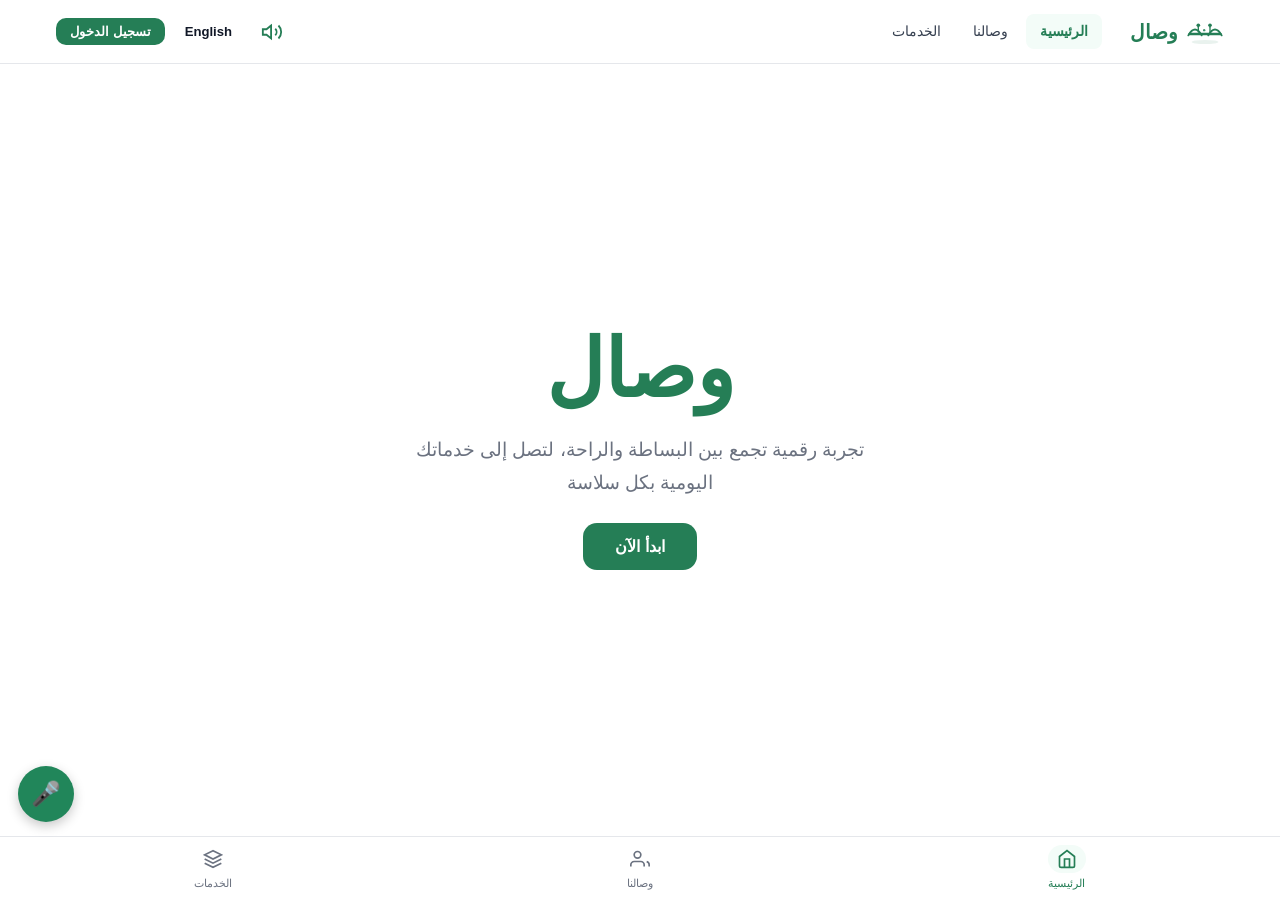
<file: index.html>
<!DOCTYPE html>
<html lang="ar" dir="rtl">
<head>
  <meta charset="UTF-8">
  <meta name="viewport" content="width=device-width, initial-scale=1.0">
  <title>وصال</title>
  <link rel="stylesheet" href="./css/style.css">
</head>
<body data-page="home">
  <div id="layout-header"></div>

  <main class="main-content">
    <div id="page-root"></div>
  </main>

  <div id="layout-bottom-nav"></div>
  <script src="./js/config.js"></script>
  <script src="./js/translations.js"></script>
  <script src="./js/api.js"></script>
  <script src="./js/layout.js"></script>
  <script>
    window.addEventListener("layout-ready", function () {
      document.getElementById("page-root").innerHTML = `
        <div class="home-hero fade-in">
          <h1 class="home-title">${T("app.name")}</h1>
          <p class="home-tagline">${T("app.tagline")}</p>
          <a href="./login.html">
            <button class="btn btn-primary btn-lg" onclick="speak(T('app.voice_welcome'))">
              ${T("app.get_started")}
            </button>
          </a>
        </div>`;
      speak(T("app.voice_welcome"));
    });
  </script>
</body>
</html>
</file>
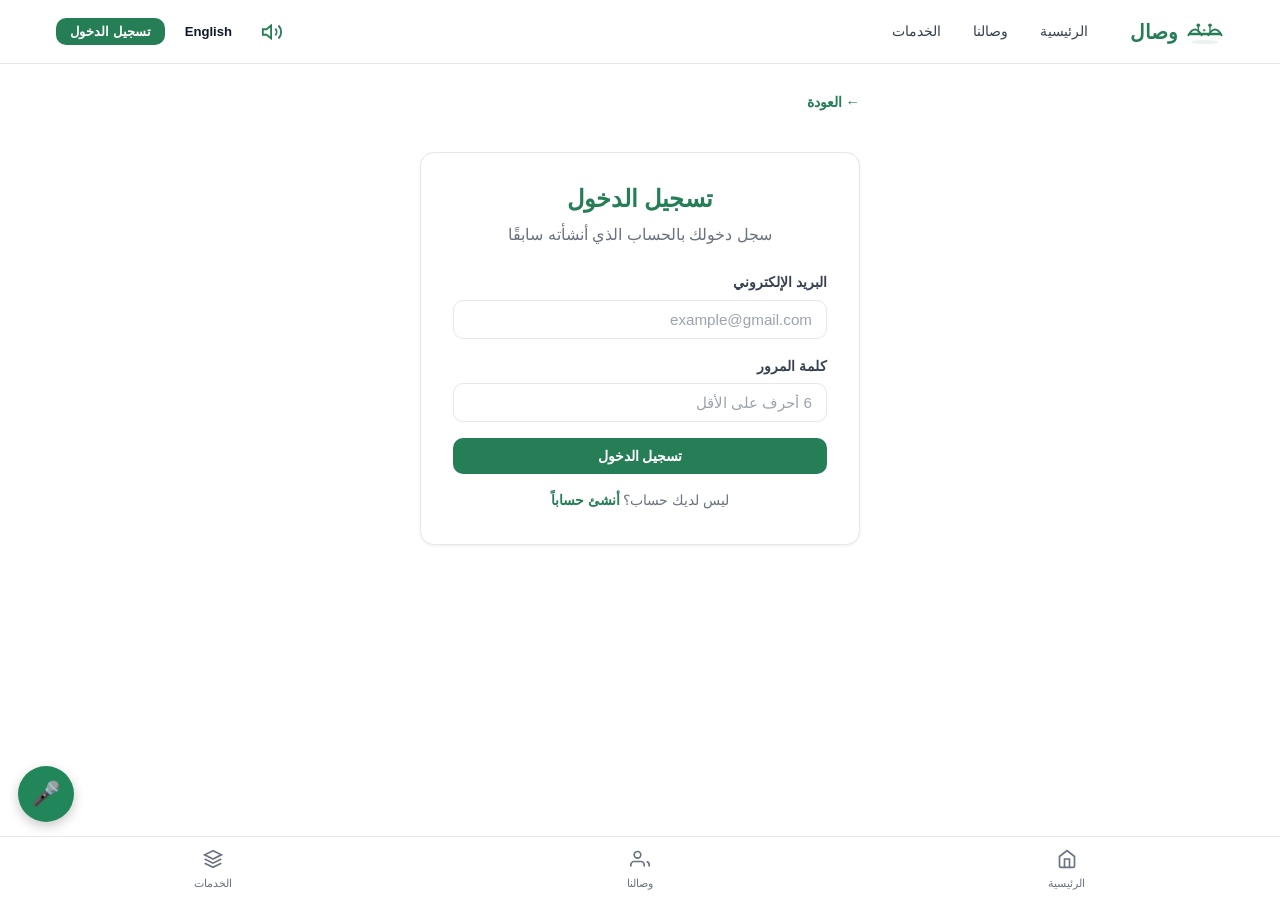
<file: book.html>
<!DOCTYPE html>
<html lang="ar" dir="rtl">
<head>
  <meta charset="UTF-8">
  <meta name="viewport" content="width=device-width, initial-scale=1.0">
  <title>وصال — تفاصيل الحجز</title>
  <link rel="stylesheet" href="./css/style.css">
</head>
<body data-page="services" data-require-auth="true">
  <div id="layout-header"></div>
  <main class="main-content">
    <div id="page-root"></div>
  </main>
  <div id="layout-bottom-nav"></div>
  <div id="toast-container"></div>
  <script src="./js/config.js"></script>
  <script src="./js/translations.js"></script>
  <script src="./js/api.js"></script>
  <script src="./js/layout.js"></script>
  <script>
    let selectedPay = null;
    let selectedService = null;
    let selectedOption = null;
    function showToast(msg, isError) {
      const c = document.getElementById("toast-container");
      const t = document.createElement("div");
      t.className = "toast" + (isError ? " error" : "");
      t.textContent = msg;
      c.appendChild(t);
      setTimeout(() => t.remove(), 3500);
    }
    function selectPay(method) {
      selectedPay = method;
      document.querySelectorAll(".pay-method").forEach(el => {
        el.classList.remove("selected");
      });
      const btn = document.getElementById("pay-" + method);
      if (btn) btn.classList.add("selected");
      const cardFields = document.getElementById("card-fields");
      if (cardFields) {
        cardFields.style.display = method === "card" ? "block" : "none";
      }
    }
    function formatCard(value) {
      return value
        .replace(/\D/g, "")
        .slice(0, 16)
        .replace(/(.{4})/g, "$1 ")
        .trim();
    }
    function formatExpiry(value) {
      const v = value.replace(/\D/g, "").slice(0, 4);
      return v.length >= 3 ? v.slice(0, 2) + "/" + v.slice(2) : v;
    }
    function renderFields(option) {
      return (option.fields || []).map((field) => {
        const isTime = field === "الوقت";
        const isTextarea = field.includes("تفاصيل") || field.includes("شرح");
        if (isTextarea) {
          return `
            <div class="form-group">
              <label>${field} <span class="required">*</span></label>
              <textarea class="input booking-field" data-label="${field}" placeholder="اكتب ${field}" required></textarea>
            </div>
          `;
        }
        return `
          <div class="form-group">
            <label>${field} <span class="required">*</span></label>
            <input class="input booking-field" data-label="${field}" type="${isTime ? "time" : "text"}" placeholder="أدخل ${field}" required>
          </div>
        `;
      }).join("");
    }
    function renderMapButton(option) {
      const fieldsText = (option.fields || []).join(" ");
      const needsMap =
        fieldsText.includes("موقع") ||
        fieldsText.includes("الموقع") ||
        fieldsText.includes("وجهة") ||
        fieldsText.includes("الوجهة") ||
        fieldsText.includes("المنزل");
      if (!needsMap) return "";
      return `
        <div class="form-group">
          <a href="./map.html" class="btn btn-outline btn-full">
            🗺️ فتح الخريطة لتحديد الموقع
          </a>
        </div>
        <p class="text-muted text-sm" style="margin-bottom:15px">
          يمكنك تحديد البداية والوجهة من الخريطة، وسيتم حفظها داخل الطلب.
        </p>
      `;
    }
    function renderSavedMapInfo() {
      const startLocation = JSON.parse(localStorage.getItem("startLocation"));
      const destinationLocation = JSON.parse(localStorage.getItem("destinationLocation"));
      if (!startLocation && !destinationLocation) return "";
      return `
        <div class="card mb-4" style="background:#f8fafc">
          <h3 class="mb-2">المواقع المحفوظة من الخريطة</h3>
          ${
            startLocation
              ? `<p class="text-muted text-sm">نقطة البداية: ${startLocation.lat.toFixed(5)}, ${startLocation.lng.toFixed(5)}</p>`
              : ""
          }
          ${
            destinationLocation
              ? `<p class="text-muted text-sm">الوجهة: ${destinationLocation.lat.toFixed(5)}, ${destinationLocation.lng.toFixed(5)}</p>`
              : ""
          }
        </div>
      `;
    }
    function renderImage(option) {
      if (!option.imageOptional) return "";
      return `
        <div class="form-group">
          <label>رفع صورة للمشكلة <span class="optional">(اختياري)</span></label>
          <input id="problem-image" class="input" type="file" accept="image/*">
        </div>
      `;
    }
    async function loadBook() {
      const root = document.getElementById("page-root");
      const params = new URLSearchParams(location.search);
      const serviceId = Number(params.get("serviceId"));
      const optionId = Number(params.get("optionId"));
      const services = await API.getServices();
      selectedService = services.find(s => Number(s.id) === serviceId);
      if (!selectedService) {
        root.innerHTML = `
          <div class="empty-state">
            <h2>لم يتم العثور على الخدمة</h2>
            <a href="./services.html" class="btn btn-primary mt-4">العودة للخدمات</a>
          </div>
        `;
        return;
      }
      selectedOption = selectedService.options.find(o => Number(o.id) === optionId);
      if (!selectedOption) {
        root.innerHTML = `
          <div class="empty-state">
            <h2>لم يتم العثور على نوع الخدمة</h2>
            <a href="./service-detail.html?id=${serviceId}" class="btn btn-primary mt-4">العودة</a>
          </div>
        `;
        return;
      }
      root.innerHTML = `
        <div class="fade-in" style="max-width:650px;margin:0 auto">
          <button class="back-btn" onclick="history.back()">← رجوع</button>
          <h1 class="text-primary mb-4">تفاصيل الحجز</h1>
          <div class="card mb-4" style="background:var(--primary-bg);border-color:hsl(153 55% 78%)">
            <p class="text-xs text-muted mb-1">الخدمة المختارة</p>
            <h3>${selectedService.icon} ${selectedService.nameAr} — ${selectedOption.nameAr}</h3>
            <p class="text-muted mt-2">${selectedOption.descriptionAr}</p>
            <div class="flex justify-between items-center mt-3">
              <span class="text-muted text-sm">السعر</span>
              <span style="font-size:1.6rem;font-weight:800;color:var(--primary)">
                ${selectedOption.priceBase}
                <span class="text-muted" style="font-size:.9rem;font-weight:400">ر.س</span>
              </span>
            </div>
          </div>
          ${renderSavedMapInfo()}
          <form id="book-form" onsubmit="handleBook(event)">
            <div class="card mb-4">
              ${renderFields(selectedOption)}
              ${renderMapButton(selectedOption)}
              ${renderImage(selectedOption)}
              <div class="form-group">
                <label>ملاحظات إضافية <span class="optional">(اختياري)</span></label>
                <textarea id="notes" class="input" placeholder="اكتبي أي تفاصيل إضافية"></textarea>
              </div>
            </div>
            <div class="card mb-4">
              <h3 class="mb-3">طريقة الدفع</h3>
              <div class="pay-methods">
                <button type="button" id="pay-card" class="pay-method" onclick="selectPay('card')">💳 بطاقة بنكية</button>
                <button type="button" id="pay-applepay" class="pay-method pay-method-apple" onclick="selectPay('applepay')"> Pay</button>
              </div>
              <div id="card-fields" class="card-fields space-y-4" style="display:none">
                <div class="form-group">
                  <label>رقم البطاقة <span class="required">*</span></label>
                  <input id="card-num" class="input" inputmode="numeric" placeholder="0000 0000 0000 0000" maxlength="19" oninput="this.value=formatCard(this.value)">
                </div>
                <div class="form-grid-2">
                  <div class="form-group">
                    <label>تاريخ الانتهاء <span class="required">*</span></label>
                    <input id="card-exp" class="input" inputmode="numeric" placeholder="MM/YY" maxlength="5" oninput="this.value=formatExpiry(this.value)">
                  </div>
                  <div class="form-group">
                    <label>CVV <span class="required">*</span></label>
                    <input id="card-cvv" class="input" inputmode="numeric" placeholder="000" maxlength="3" oninput="this.value=this.value.replace(/\\D/g,'')">
                  </div>
                </div>
                <div class="form-group">
                  <label>الاسم على البطاقة <span class="required">*</span></label>
                  <input id="card-name" class="input" type="text" placeholder="كما يظهر على البطاقة">
                </div>
              </div>
            </div>
            <button type="submit" id="pay-btn" class="btn btn-primary btn-full btn-lg">
              تأكيد ودفع — ${selectedOption.priceBase} ر.س
            </button>
          </form>
        </div>
      `;
    }
    async function handleBook(e) {
      e.preventDefault();
      if (!selectedPay) {
        showToast("يرجى اختيار طريقة الدفع", true);
        return;
      }
      const fields = Array.from(document.querySelectorAll(".booking-field"));
      const fieldDetails = fields.map(input => `${input.dataset.label}: ${input.value.trim()}`);
      const firstValue = fields[0]?.value.trim() || "";
      const secondValue = fields[1]?.value.trim() || "";
      const timeField = fields.find(input => input.dataset.label === "الوقت");
      const timeValue = timeField ? timeField.value : "";
      const notes = document.getElementById("notes").value.trim();
      const startLocation = JSON.parse(localStorage.getItem("startLocation"));
      const destinationLocation = JSON.parse(localStorage.getItem("destinationLocation"));
      const mapDetails = [
        startLocation
          ? `نقطة البداية من الخريطة: ${startLocation.lat}, ${startLocation.lng}`
          : "",
        destinationLocation
          ? `الوجهة من الخريطة: ${destinationLocation.lat}, ${destinationLocation.lng}`
          : ""
      ].filter(Boolean);
      let imageNote = "";
      const imageInput = document.getElementById("problem-image");
      if (imageInput && imageInput.files && imageInput.files.length > 0) {
        imageNote = `الصورة المرفقة: ${imageInput.files[0].name}`;
      }
      const fullNotes = [
        ...fieldDetails,
        ...mapDetails,
        imageNote,
        notes ? `ملاحظات إضافية: ${notes}` : ""
      ].filter(Boolean).join(" | ");
      try {
        const order = await API.createOrder({
          serviceOptionId: selectedOption.id,
          locationFrom: firstValue,
          locationTo: secondValue,
          scheduledDate: new Date().toISOString().slice(0, 10),
          scheduledTime: timeValue,
          notes: fullNotes,
          additionalFee: null
        });
        await API.confirmOrder(order.id);
        location.href = "./order-detail.html?id=" + order.id;
      } catch (err) {
        showToast("حدث خطأ أثناء تأكيد الحجز", true);
      }
    }
    window.addEventListener("DOMContentLoaded", loadBook);
  </script>
</body>
</html>
</file>
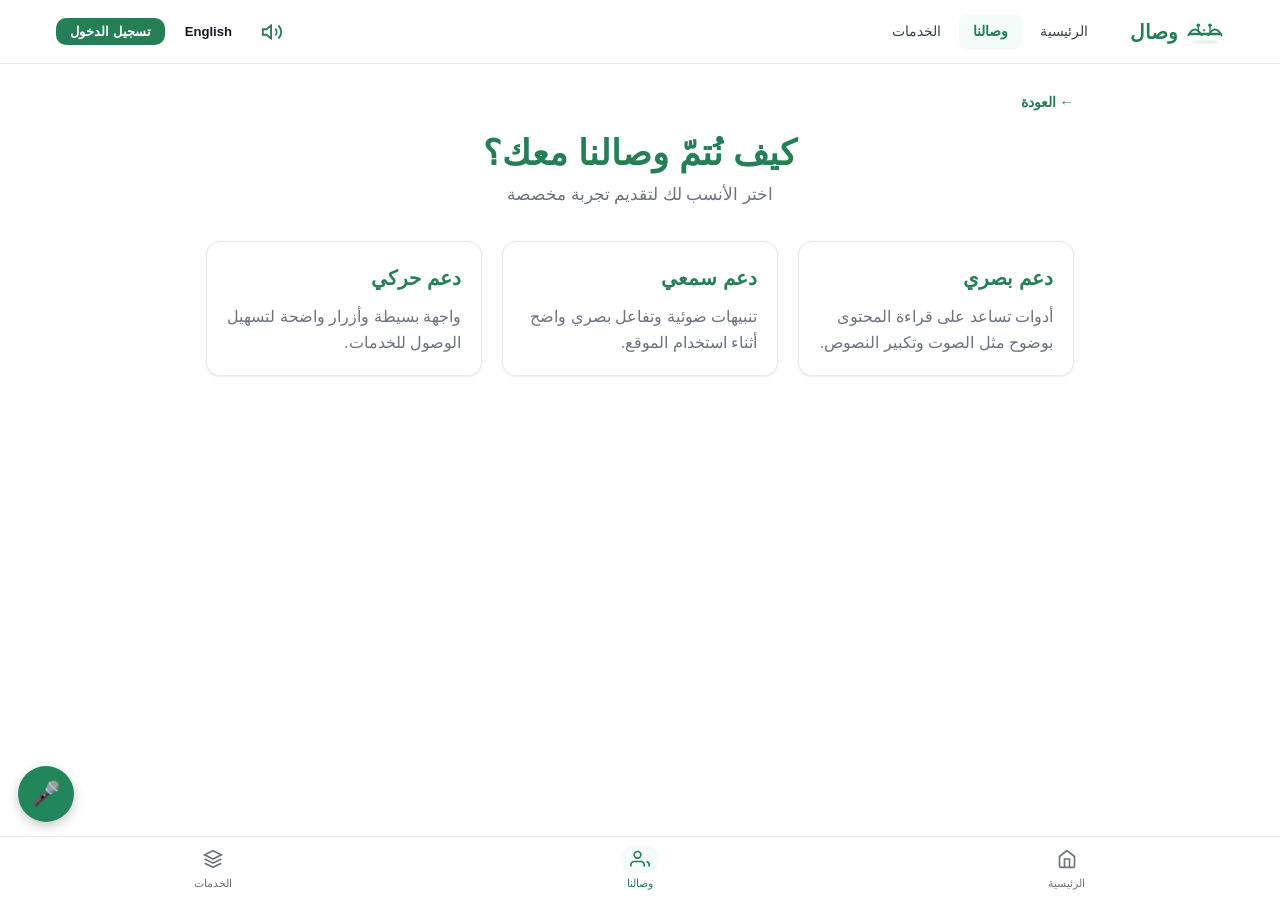
<file: disabilities.html>
<!DOCTYPE html>
<html lang="ar" dir="rtl">
<head>
  <meta charset="UTF-8">
  <meta name="viewport" content="width=device-width, initial-scale=1.0">
  <title>وصال — وصالنا</title>
  <link rel="stylesheet" href="./css/style.css">
</head>
<body data-page="disabilities">
  <div id="layout-header"></div>

  <main class="main-content">
    <div id="page-root"></div>
  </main>

  <div id="layout-bottom-nav"></div>
  <script src="./js/config.js"></script>
  <script src="./js/translations.js"></script>
  <script src="./js/api.js"></script>
  <script src="./js/layout.js"></script>
  <script>
    window.addEventListener("layout-ready", async function () {
      const root = document.getElementById("page-root");
      const list = await API.getDisabilities();
      const lang = localStorage.getItem(Config.KEYS.LANG) || "ar";
      const names = list.map(d => lang === "ar" ? d.nameAr : d.nameEn).join("، ");
      speak(`${T("disability.title")}. ${names}`);

      root.innerHTML = `
        <button class="back-btn" onclick="history.back()">← ${T("common.back")}</button>
        <div class="page-header">
          <h1>${T("disability.title")}</h1>
          <p>${T("disability.subtitle")}</p>
        </div>
        <div class="grid-3 fade-in">
          ${list.map(d => {
            const name = lang === "ar" ? d.nameAr : d.nameEn;
            const desc = lang === "ar" ? d.descriptionAr : d.descriptionEn;
            return `
              <a href="./disability-detail.html?id=${d.id}" class="card-link">
                <div class="card hover" style="height:100%">
                  <h2 class="text-xl font-bold" style="color:var(--primary);margin-bottom:10px">${name}</h2>
                  <p class="text-muted">${desc}</p>
                </div>
              </a>`;
          }).join("")}
        </div>`;
    });
  </script>
</body>
</html>
</file>
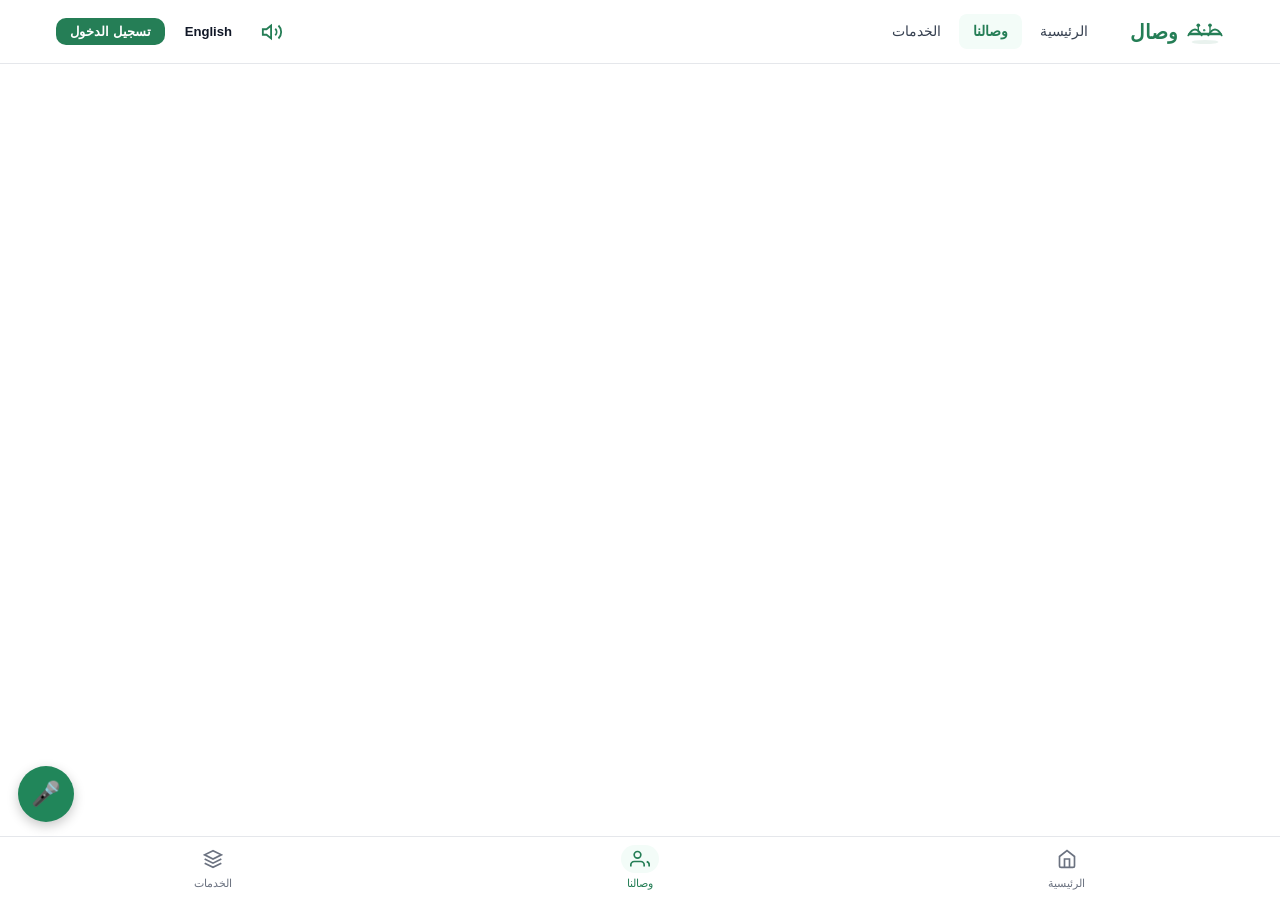
<file: disability-detail.html>
<!DOCTYPE html>
<html lang="ar" dir="rtl">
<head>
  <meta charset="UTF-8">
  <meta name="viewport" content="width=device-width, initial-scale=1.0">
  <title>وصال — تفاصيل</title>
  <link rel="stylesheet" href="./css/style.css">
</head>
<body data-page="disabilities">
  <div id="layout-header"></div>

  <main class="main-content">
    <div id="page-root"></div>
  </main>

  <div id="layout-bottom-nav"></div>
  <script src="./js/config.js"></script>
  <script src="./js/translations.js"></script>
  <script src="./js/api.js"></script>
  <script src="./js/layout.js"></script>
  <script>
    function initHearing() {
      function fire(target) {
        const el = target && target.closest("button, a, [role='button'], input, select");
        if (!el) return;
        const prev = el.style.cssText;
        el.style.transition      = "background-color .08s ease, box-shadow .08s ease";
        el.style.backgroundColor = "hsl(145 55% 72%)";
        el.style.color           = "hsl(153 60% 14%)";
        el.style.boxShadow       = "0 0 0 3px hsl(145 55% 55% / .5)";
        setTimeout(() => { el.style.cssText = prev; }, 400);
      }
      document.addEventListener("mousedown",  e => fire(e.target));
      document.addEventListener("touchstart", e => fire(e.target), { passive: true });
    }

    let zoom = 100;
    function applyZoom() {
      document.documentElement.style.fontSize = zoom + "%";
      const el = document.getElementById("zoom-value");
      if (el) el.textContent = zoom + "%";
      const dec = document.getElementById("zoom-dec");
      const inc = document.getElementById("zoom-inc");
      if (dec) dec.disabled = zoom <= 80;
      if (inc) inc.disabled = zoom >= 160;
    }
    function changeZoom(delta) { zoom = Math.min(160, Math.max(80, zoom + delta)); applyZoom(); }

    window.addEventListener("layout-ready", async function () {
      const root = document.getElementById("page-root");
      const params = new URLSearchParams(location.search);
      const id = params.get("id") || "1";

      const d    = await API.getDisability(id);
      const lang = localStorage.getItem(Config.KEYS.LANG) || "ar";
      const name = lang === "ar" ? d.nameAr : d.nameEn;
      const desc = lang === "ar" ? d.descriptionAr : d.descriptionEn;
      const isVisual  = d.type === "visual";
      const isHearing = d.type === "hearing";
      const isMotor   = d.type === "motor";

      if (isHearing) initHearing();

      const featuresHtml = d.features && d.features.length ? `
        <div class="card mt-4">
          <h2 class="mb-4">${T("disability.features")}</h2>
          <div class="feature-grid">
            ${d.features.map(f => `
              <div class="feature-item">
                <div class="feature-icon">${f.icon}</div>
                <span class="text-sm text-center">${lang === "ar" ? f.nameAr : f.nameEn}</span>
              </div>`).join("")}
          </div>
        </div>` : "";

      const zoomTool = `
        <div class="tool-card mt-3">
          <span class="tool-icon">🔍</span>
          <span style="font-size:.9rem;font-weight:600;flex:1">${lang === "ar" ? "حجم النص" : "Text Size"}</span>
          <div class="zoom-controls">
            <button class="zoom-btn" id="zoom-dec" onclick="changeZoom(-15)">A−</button>
            <span class="zoom-value" id="zoom-value">100%</span>
            <button class="zoom-btn" id="zoom-inc" onclick="changeZoom(+15)">A+</button>
          </div>
        </div>`;

      const voiceTool = `
        <div class="tool-card mt-3">
          <span class="tool-icon">🔊</span>
          <span style="font-size:.9rem;font-weight:600;flex:1">${lang === "ar" ? "الاستماع للمحتوى" : "Listen"}</span>
          <button class="btn btn-primary btn-sm" onclick="speak('${name.replace(/'/g,"\\'")}. ${desc.replace(/'/g,"\\'")}')">
            ${T("disability.voice_reading")}
          </button>
        </div>`;

      const toolsHtml = (isVisual || isMotor) ? `
        <div class="card mt-4">
          <h2 class="mb-3">${lang === "ar" ? "أدوات إمكانية الوصول" : "Accessibility Tools"}</h2>
          ${isVisual ? zoomTool : ""}
          ${voiceTool}
        </div>` : isHearing ? `
        <div class="card mt-4">
          <h2 class="mb-3">${lang === "ar" ? "تنبيهات ضوئية" : "Light Alerts"}</h2>
          <p class="text-muted">${lang === "ar" ? "عند الضغط على الأزرار والروابط يظهر تنبيه ضوئي أخضر واضح." : "When pressing buttons or links, a clear green flash appears."}</p>
        </div>` : "";

      root.innerHTML = `
        <div class="fade-in">
          <button class="back-btn" onclick="history.back()">← ${T("common.back")}</button>
          <div class="flex items-center justify-between flex-wrap gap-3 mb-3">
            <h1 class="text-primary">${name}</h1>
            ${isVisual ? `<button class="btn btn-outline btn-sm" onclick="speak('${name.replace(/'/g,"\\'")}. ${desc.replace(/'/g,"\\'")}')">🔊 ${T("disability.voice_reading")}</button>` : ""}
          </div>
          <p class="text-muted text-lg">${desc}</p>
          ${featuresHtml}
          ${toolsHtml}
          <div class="text-center mt-8">
            <a href="./services.html"><button class="btn btn-primary btn-lg">${T("nav.services")}</button></a>
          </div>
        </div>`;

      applyZoom();
      if (isVisual) speak(name + ". " + desc);
    });
  </script>
</body>
</html>
</file>
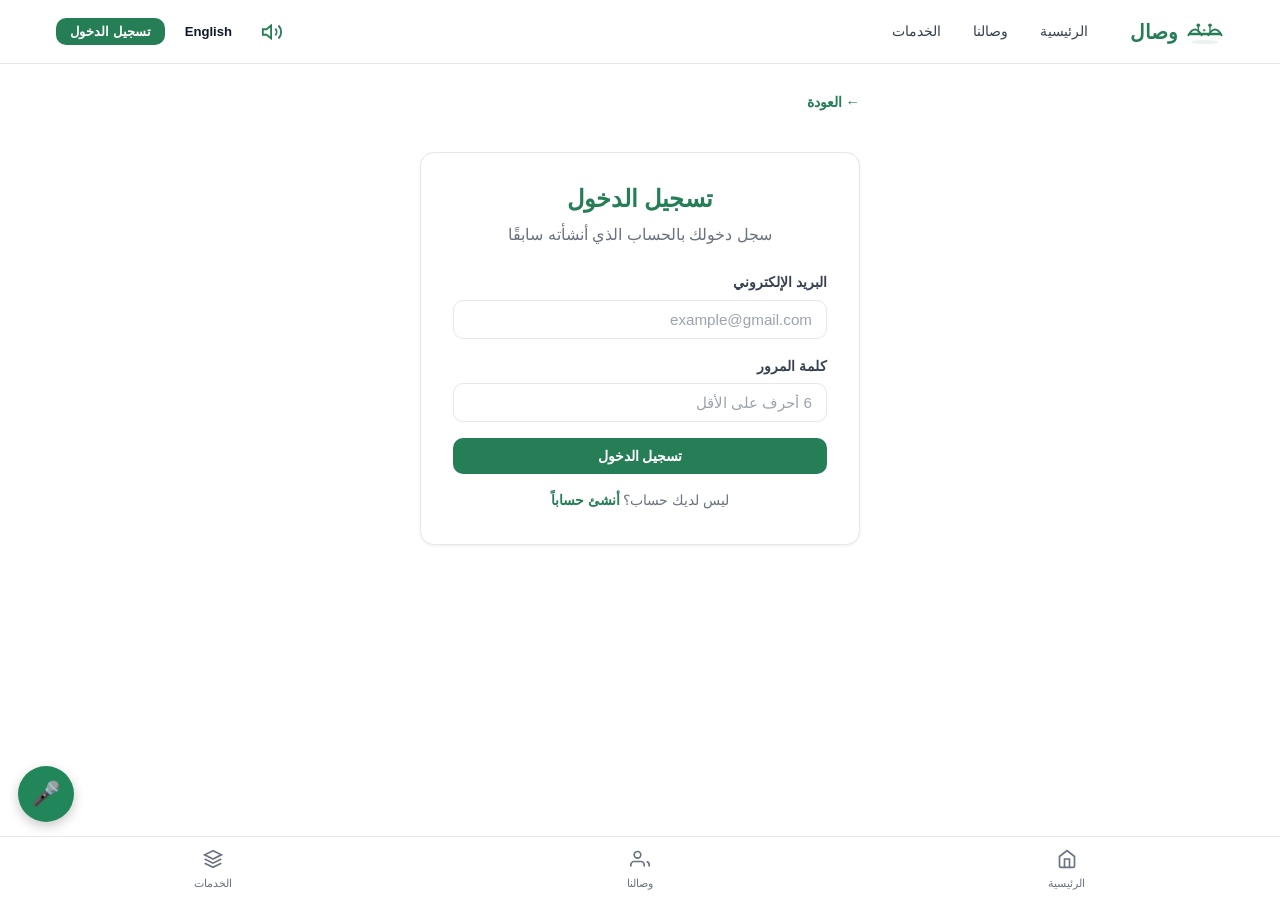
<file: login.html>
<!DOCTYPE html>
<html lang="ar" dir="rtl">
<head>
  <meta charset="UTF-8">
  <meta name="viewport" content="width=device-width, initial-scale=1.0">
  <title>وصال — تسجيل الدخول</title>
  <link rel="stylesheet" href="./css/style.css">
</head>
<body data-page="login">
  <div id="layout-header"></div>

  <main class="main-content">
    <div id="page-root"></div>
  </main>

  <div id="layout-bottom-nav"></div>
  <div id="toast-container"></div>

  <script src="./js/config.js"></script>
  <script src="./js/translations.js"></script>
  <script src="./js/api.js"></script>
  <script src="./js/layout.js"></script>

  <script>
    let isRegister = false;

    function validateEmail(email) {
      return /^[^\s@]+@[^\s@]+\.[^\s@]+$/.test(email);
    }

    function validatePassword(password) {
      return password.length >= 6;
    }

    function showToast(msg, isError) {
      const c = document.getElementById("toast-container");
      const t = document.createElement("div");
      t.className = "toast" + (isError ? " error" : "");
      t.textContent = msg;
      c.appendChild(t);
      setTimeout(() => t.remove(), 3500);
    }

    function getAccounts() {
      return JSON.parse(localStorage.getItem("wasal_accounts") || "[]");
    }

    function saveAccounts(accounts) {
      localStorage.setItem("wasal_accounts", JSON.stringify(accounts));
    }

    function renderForm() {
      const r = isRegister;

      document.getElementById("page-root").innerHTML = `
        <div class="auth-wrap fade-in">
          <button class="back-btn" onclick="history.back()">← ${T("common.back")}</button>

          <div class="card auth-card">
            <h1 class="text-2xl font-bold text-center" style="color:var(--primary)">
              ${r ? "إنشاء حساب جديد" : "تسجيل الدخول"}
            </h1>

            <p class="text-center text-muted mt-2">
              ${r ? "أنشئ حسابك أولاً للوصول إلى خدمات وصال" : "سجل دخولك بالحساب الذي أنشأته سابقًا"}
            </p>

            <form id="auth-form" class="space-y-4 mt-6" onsubmit="handleSubmit(event)">
              ${r ? `
                <div class="form-group">
                  <label for="inp-name">الاسم الكامل</label>
                  <input id="inp-name" class="input" type="text" placeholder="أدخل اسمك الكامل" required>
                </div>

                <div class="form-group">
                  <label for="inp-phone">رقم الجوال</label>
                  <input id="inp-phone" class="input" type="tel" placeholder="05xxxxxxxx" required>
                </div>
              ` : ""}

              <div class="form-group">
                <label for="inp-email">البريد الإلكتروني</label>
                <input id="inp-email" class="input" type="email" placeholder="example@gmail.com" required>
              </div>

              <div class="form-group">
                <label for="inp-password">كلمة المرور</label>
                <input id="inp-password" class="input" type="password" placeholder="6 أحرف على الأقل" required>
              </div>

              <button type="submit" id="submit-btn" class="btn btn-primary btn-full mt-2">
                ${r ? "إنشاء حساب" : "تسجيل الدخول"}
              </button>

              <p class="text-center text-sm text-muted mt-2">
                ${r ? "لديك حساب بالفعل؟" : "ليس لديك حساب؟"}
                <a href="#" onclick="toggleMode(); return false;" style="color:var(--primary);font-weight:600;">
                  ${r ? "سجل دخولك" : "أنشئ حساباً"}
                </a>
              </p>
            </form>
          </div>
        </div>`;
    }

    function toggleMode() {
      isRegister = !isRegister;
      renderForm();
    }

    function handleSubmit(e) {
      e.preventDefault();

      const email = document.getElementById("inp-email").value.trim().toLowerCase();
      const password = document.getElementById("inp-password").value;

      if (!validateEmail(email)) {
        showToast("يرجى إدخال بريد إلكتروني صحيح", true);
        return;
      }

      if (!validatePassword(password)) {
        showToast("كلمة المرور يجب أن تكون 6 أحرف على الأقل", true);
        return;
      }

      const accounts = getAccounts();

      if (isRegister) {
        const name = document.getElementById("inp-name").value.trim();
        const phone = document.getElementById("inp-phone").value.trim();

        const exists = accounts.find(acc => acc.email === email);

        if (exists) {
          showToast("هذا البريد مسجل مسبقًا، سجلي دخولك", true);
          return;
        }

        const newUser = {
          id: Date.now(),
          name,
          phone,
          email,
          password
        };

        accounts.push(newUser);
        saveAccounts(accounts);

        showToast("تم إنشاء الحساب بنجاح، سجلي دخولك الآن");
        isRegister = false;
        renderForm();
        return;
      }

      const user = accounts.find(acc => acc.email === email && acc.password === password);

      if (!user) {
        showToast("الإيميل أو كلمة المرور غير صحيحة، أو لا يوجد حساب بهذا البريد", true);
        return;
      }

      localStorage.setItem(Config.KEYS.TOKEN, "demo-token");
      localStorage.setItem("wasal_user", JSON.stringify({
        id: user.id,
        name: user.name,
        email: user.email,
        phone: user.phone
      }));

      showToast("تم تسجيل الدخول بنجاح");
      location.href = "./disabilities.html";
    }

    window.addEventListener("layout-ready", renderForm);
  </script>
</body>
</html>
</file>
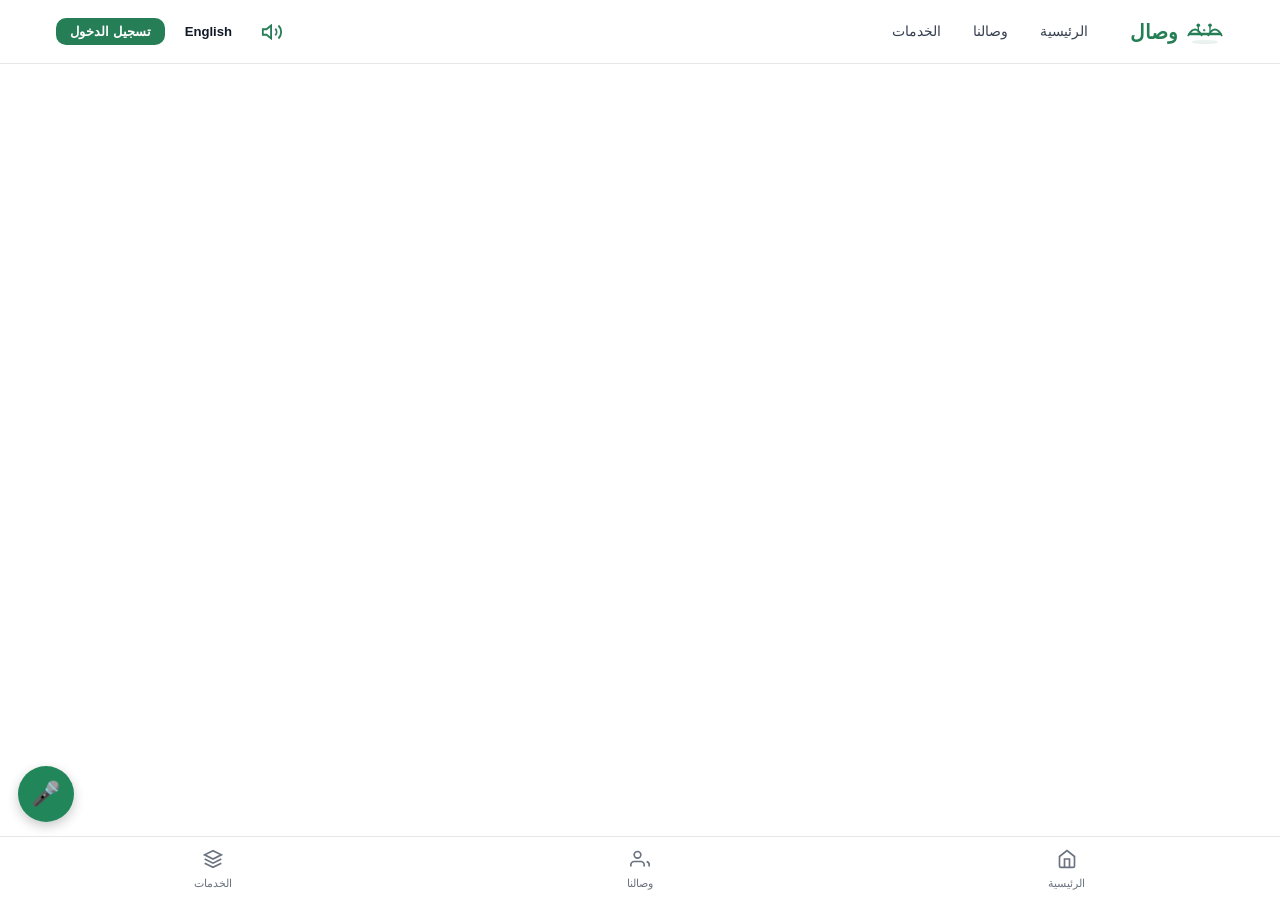
<file: order-detail.html>
<!DOCTYPE html>
<html lang="ar" dir="rtl">
<head>
  <meta charset="UTF-8">
  <meta name="viewport" content="width=device-width, initial-scale=1.0">
  <title>وصال — الفاتورة</title>
  <link rel="stylesheet" href="./css/style.css">
</head>
<body data-page="orders" data-require-auth="true">
  <div id="layout-header"></div>

  <main class="main-content">
    <div id="page-root"></div>
  </main>

  <div id="layout-bottom-nav"></div>
  <div id="toast-container"></div>
  <script src="./js/config.js"></script>
  <script src="./js/translations.js"></script>
  <script src="./js/api.js"></script>
  <script src="./js/layout.js"></script>
  <script>
    const STATUS_BADGE = {
      pending:   "badge-pending",
      confirmed: "badge-confirmed",
      cancelled: "badge-cancelled",
      completed: "badge-completed",
    };

    function showToast(msg, isError) {
      const c = document.getElementById("toast-container");
      const t = document.createElement("div");
      t.className = "toast" + (isError ? " error" : "");
      t.textContent = msg;
      c.appendChild(t);
      setTimeout(() => t.remove(), 3500);
    }

    function row(label, value) {
      return `<div class="row"><span class="row-label">${label}</span><span class="row-value">${value}</span></div>`;
    }

    function statusLabel(s) {
      return ({
        pending:   T("orders.status_pending"),
        confirmed: T("orders.status_confirmed"),
        cancelled: T("orders.status_cancelled"),
        completed: T("orders.status_completed"),
      })[s] || s;
    }

    async function handleCancel(id) {
      const btn = document.getElementById("cancel-btn");
      if (btn) { btn.disabled = true; btn.textContent = T("common.loading"); }
      try {
        await API.cancelOrder(id);
        showToast(T("common.cancel"));
        setTimeout(() => location.reload(), 600);
      } catch (err) {
        showToast(err.message || T("common.error"), true);
        if (btn) { btn.disabled = false; btn.textContent = T("common.cancel"); }
      }
    }

    window.addEventListener("layout-ready", async function () {
      const root   = document.getElementById("page-root");
      const params = new URLSearchParams(location.search);
      const id     = params.get("id");
      if (!id) { location.href = "./orders.html"; return; }

      const o    = await API.getOrder(id);
      if (!o) { location.href = "./orders.html"; return; }

      const lang = localStorage.getItem(Config.KEYS.LANG) || "ar";
      const oname  = o.serviceOption   ? (lang === "ar" ? o.serviceOption.nameAr   : o.serviceOption.nameEn)   : "#" + o.serviceOptionId;
      const cname  = o.serviceCategory ? (lang === "ar" ? o.serviceCategory.nameAr : o.serviceCategory.nameEn) : "";
      const dateStr = new Date(o.createdAt).toLocaleDateString(
        lang === "ar" ? "ar-SA" : "en-US",
        { year: "numeric", month: "long", day: "numeric" }
      );
      const isConfirmed = o.status === "confirmed" || o.status === "completed";
      const isCancelled = o.status === "cancelled";

      root.innerHTML = `
        <div class="fade-in" style="max-width:600px;margin:0 auto">
          <button class="back-btn" onclick="history.back()">← ${T("common.back")}</button>
          <div class="flex justify-between items-center flex-wrap gap-3 mb-6">
            <div>
              <h1 class="text-primary">${T("orders.invoice")}</h1>
              <p class="text-muted text-sm mt-1">${T("orders.order_num")}${o.id}</p>
            </div>
            <span class="badge ${STATUS_BADGE[o.status] || ""}">${statusLabel(o.status)}</span>
          </div>

          ${isConfirmed ? `
          <div class="confirmed-banner mb-4">
            <span class="confirmed-icon">✅</span>
            <div>
              <p class="confirmed-title">${T("orders.paid_badge")}</p>
              <p class="confirmed-date">${dateStr}</p>
            </div>
          </div>` : ""}

          <div class="invoice-box mb-6">
            <div class="invoice-head">
              <p class="text-xs text-muted mb-1">${T("orders.service_name")}</p>
              <h3>${cname}</h3>
              <p class="text-muted">${oname}</p>
            </div>
            <div class="invoice-body">
              ${o.locationFrom  ? row(T("orders.location_from"), o.locationFrom)  : ""}
              ${o.locationTo    ? row(T("orders.location_to"),   o.locationTo)    : ""}
              ${o.scheduledDate ? row(T("orders.date"),          o.scheduledDate) : ""}
              ${o.scheduledTime ? row(T("orders.time"),          o.scheduledTime) : ""}
              ${o.notes         ? row(T("orders.notes"),         o.notes)         : ""}
              ${row(T("orders.created_at"), dateStr)}
            </div>
            <div class="invoice-foot">
              ${row(T("orders.base_price"), `${o.basePrice} ${T("common.sar")}`)}
              ${o.additionalFee && Number(o.additionalFee) > 0
                ? row(T("orders.additional_fee"), `${o.additionalFee} ${T("common.sar")}`)
                : ""}
              <div class="total-row">
                <span class="font-semibold text-lg">${T("orders.total_price")}</span>
                <span style="font-size:2rem;font-weight:800;color:var(--primary)">${o.totalPrice} <span class="text-muted" style="font-size:1rem;font-weight:400">${T("common.sar")}</span></span>
              </div>
            </div>
          </div>

          <div class="flex gap-3 no-print" style="flex-wrap:wrap">
            ${!isCancelled ? `
            <button id="cancel-btn" class="btn btn-danger flex-1" onclick="handleCancel(${o.id})">
              ✕ ${T("common.cancel")}
            </button>` : ""}
            <button class="btn btn-secondary flex-1" onclick="window.print()">
              🖨 ${T("common.print")}
            </button>
          </div>
        </div>`;
    });
  </script>
</body>
</html>
</file>
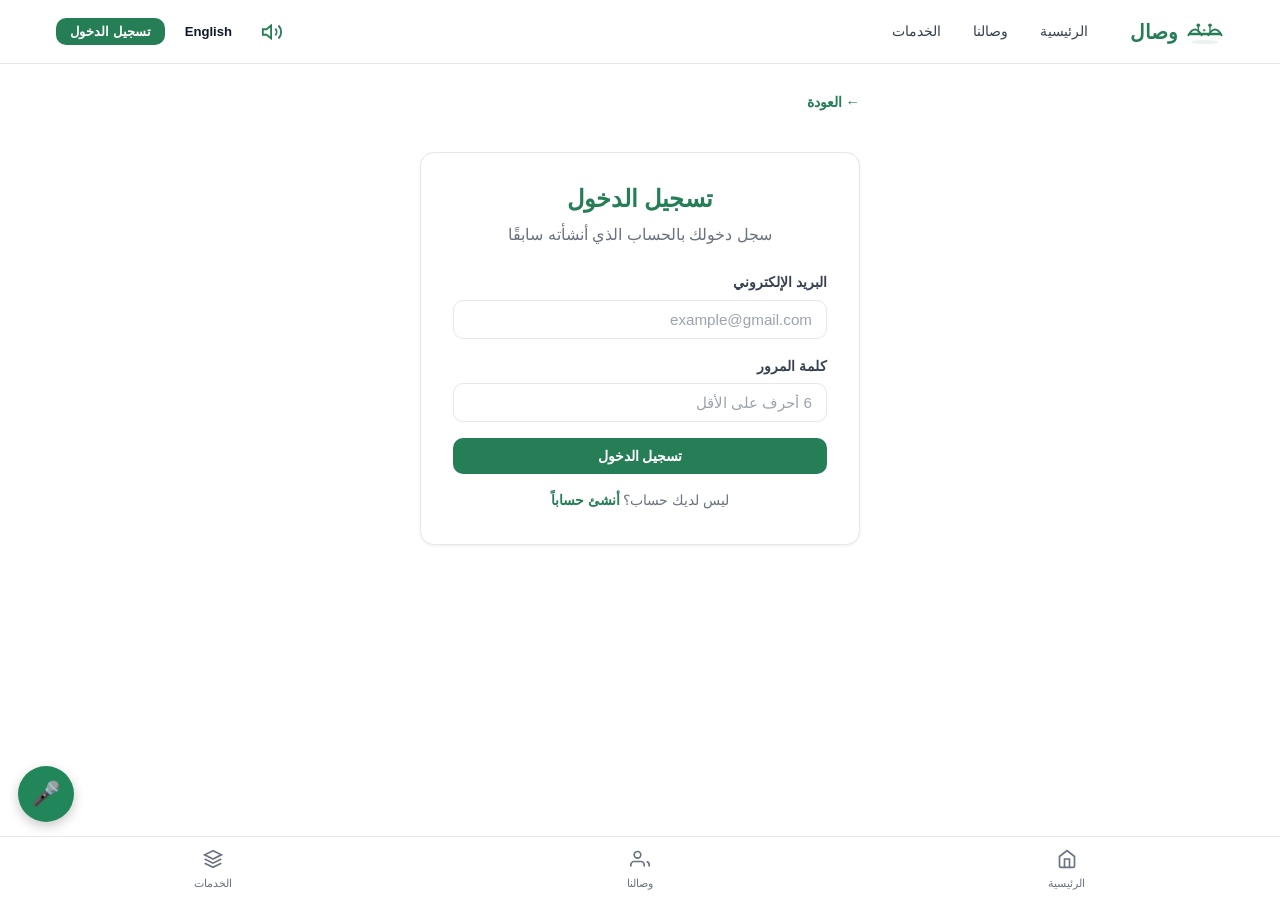
<file: orders.html>
<!DOCTYPE html>
<html lang="ar" dir="rtl">
<head>
  <meta charset="UTF-8">
  <meta name="viewport" content="width=device-width, initial-scale=1.0">
  <title>وصال — الطلبات</title>
  <link rel="stylesheet" href="./css/style.css">
</head>
<body data-page="orders" data-require-auth="true">
  <div id="layout-header"></div>

  <main class="main-content">
    <div id="page-root"></div>
  </main>

  <div id="layout-bottom-nav"></div>
  <script src="./js/config.js"></script>
  <script src="./js/translations.js"></script>
  <script src="./js/api.js"></script>
  <script src="./js/layout.js"></script>
  <script>
    const STATUS_BADGE = {
      pending:   "badge-pending",
      confirmed: "badge-confirmed",
      cancelled: "badge-cancelled",
      completed: "badge-completed",
    };

    window.addEventListener("layout-ready", async function () {
      const root = document.getElementById("page-root");
      const [orders, summary] = await Promise.all([API.getOrders(), API.getOrdersSummary()]);
      const lang = localStorage.getItem(Config.KEYS.LANG) || "ar";

      const statsHtml = `
        <div class="stat-grid mb-6">
          ${[
            { label: T("orders.total"),             value: summary.total },
            { label: T("orders.status_pending"),    value: summary.pending },
            { label: T("orders.status_confirmed"),  value: summary.confirmed },
            { label: T("orders.status_completed"),  value: summary.completed },
          ].map(s => `
            <div class="stat-card">
              <div class="stat-value">${s.value}</div>
              <div class="stat-label">${s.label}</div>
            </div>`).join("")}
        </div>`;

      const spentHtml = summary.totalSpent > 0 ? `
        <div class="card mb-6" style="background:var(--primary-bg);border-color:hsl(153 55% 78%)">
          <div class="flex justify-between items-center">
            <span class="text-muted">${T("orders.total_spent")}</span>
            <span style="font-size:1.6rem;font-weight:800;color:var(--primary)">${Number(summary.totalSpent).toFixed(2)} <span class="text-muted" style="font-size:.9rem;font-weight:400">${T("common.sar")}</span></span>
          </div>
        </div>` : "";

      const statusLabel = s => ({
        pending:   T("orders.status_pending"),
        confirmed: T("orders.status_confirmed"),
        cancelled: T("orders.status_cancelled"),
        completed: T("orders.status_completed"),
      })[s] || s;

      const listHtml = !orders || orders.length === 0 ? `
        <div class="empty-state">
          <div class="empty-icon">🛍️</div>
          <h3 class="text-muted font-semibold mb-2">${T("orders.empty")}</h3>
          <p class="text-muted text-sm mb-4">${T("orders.empty_hint")}</p>
          <a href="./services.html"><button class="btn btn-primary">${T("nav.services")}</button></a>
        </div>` : orders.map(o => {
          const oname = o.serviceOption   ? (lang === "ar" ? o.serviceOption.nameAr   : o.serviceOption.nameEn)   : "#" + o.serviceOptionId;
          const cname = o.serviceCategory ? (lang === "ar" ? o.serviceCategory.nameAr : o.serviceCategory.nameEn) : "";
          return `
            <div class="card order-card">
              <div class="order-header">
                <div>
                  <p class="order-num">${T("orders.order_num")}${o.id}</p>
                  <h3>${cname} — ${oname}</h3>
                </div>
                <span class="badge ${STATUS_BADGE[o.status] || ""}">${statusLabel(o.status)}</span>
              </div>
              <div class="order-footer">
                <span style="font-size:1.3rem;font-weight:800">${o.totalPrice} <span class="text-muted text-sm font-semibold">${T("common.sar")}</span></span>
                <a href="./order-detail.html?id=${o.id}">
                  <button class="btn btn-outline btn-sm">${T("orders.view_invoice")}</button>
                </a>
              </div>
            </div>`;
        }).join("");

      root.innerHTML = `
        <div class="fade-in">
          <button class="back-btn" onclick="history.back()">← ${T("common.back")}</button>
          <h1 class="text-primary mb-6">${T("orders.title")}</h1>
          ${statsHtml}${spentHtml}${listHtml}
        </div>`;
    });
  </script>
</body>
</html>
</file>
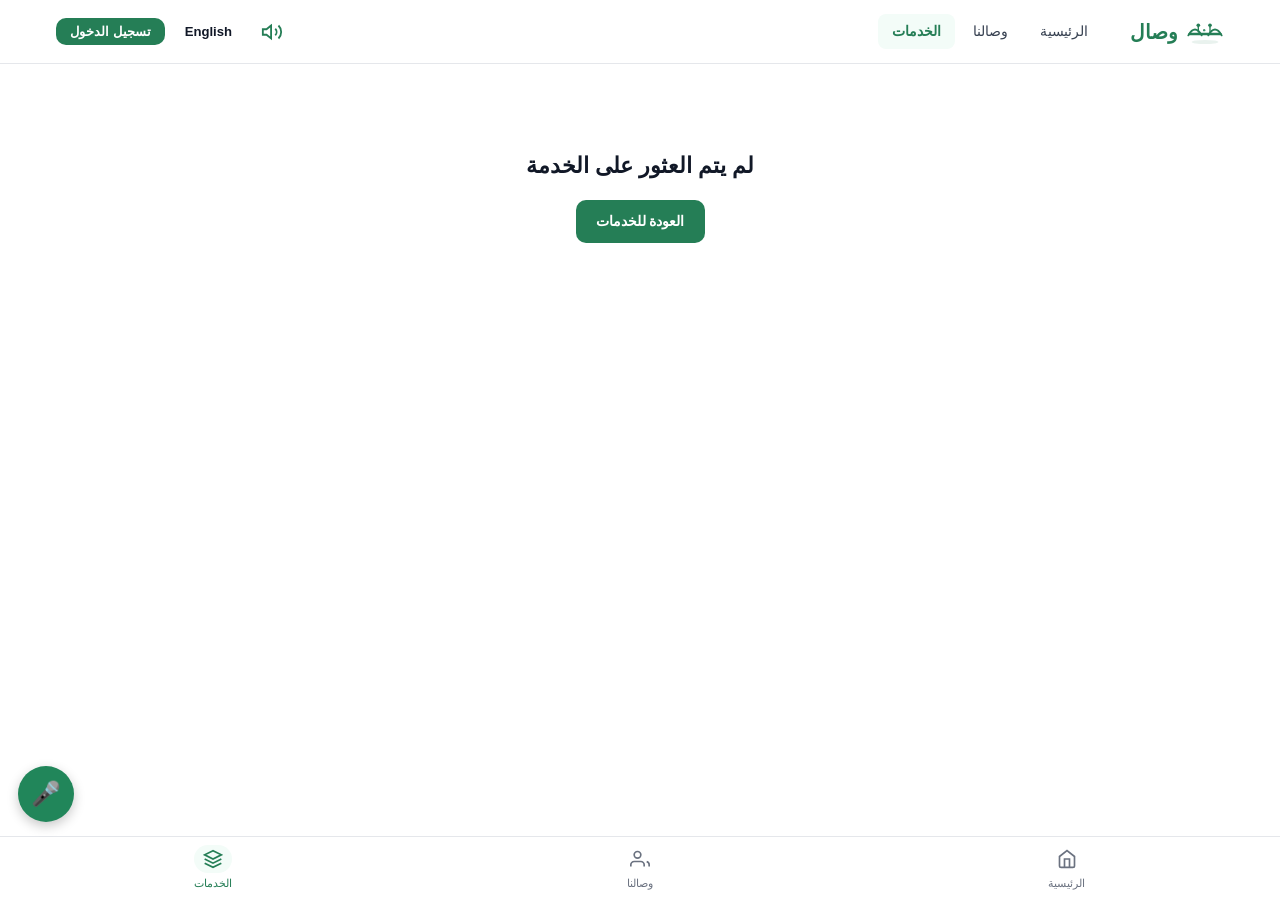
<file: service-detail.html>
<!DOCTYPE html>
<html lang="ar" dir="rtl">
<head>
  <meta charset="UTF-8">
  <meta name="viewport" content="width=device-width, initial-scale=1.0">
  <title>وصال — تفاصيل الخدمة</title>
  <link rel="stylesheet" href="./css/style.css">
</head>

<body data-page="services">
  <div id="layout-header"></div>

  <main class="main-content">
    <div id="page-root"></div>
  </main>

  <div id="layout-bottom-nav"></div>

  <script src="./js/config.js"></script>
  <script src="./js/translations.js"></script>
  <script src="./js/api.js"></script>
  <script src="./js/layout.js"></script>

  <script>
    async function loadServiceDetail() {
      const root = document.getElementById("page-root");
      const params = new URLSearchParams(location.search);
      const serviceId = Number(params.get("id"));

      const services = await API.getServices();
      const service = services.find(s => Number(s.id) === serviceId);

      if (!service) {
        root.innerHTML = `
          <div class="empty-state">
            <h2>لم يتم العثور على الخدمة</h2>
            <a href="./services.html" class="btn btn-primary mt-4">العودة للخدمات</a>
          </div>
        `;
        return;
      }

      root.innerHTML = `
        <div class="fade-in" style="max-width:840px;margin:0 auto">
          <button class="back-btn" onclick="history.back()">← رجوع</button>

          <div class="flex items-center gap-4 mb-4">
            <div class="card-icon" style="width:64px;height:64px;font-size:2rem">
              ${service.icon}
            </div>
            <div>
              <h1 class="text-primary">${service.nameAr}</h1>
              <p class="text-muted mt-2">${service.descriptionAr}</p>
            </div>
          </div>

          <h2 class="mb-4">خيارات الخدمة</h2>

          <div class="space-y-4">
            ${service.options.map(option => `
              <div class="option-card">
                <div class="option-body">
                  <h3>${option.nameAr}</h3>
                  <p class="text-muted mt-2">${option.descriptionAr}</p>
                </div>

                <div class="option-price-col">
                  <p class="price-big text-primary">
                    ${option.priceBase}
                    <span class="text-muted" style="font-size:1rem;font-weight:400">ر.س</span>
                  </p>

                  <a href="./book.html?serviceId=${service.id}&optionId=${option.id}" style="width:100%">
                    <button class="btn btn-primary btn-full">احجز الآن</button>
                  </a>
                </div>
              </div>
            `).join("")}
          </div>
        </div>
      `;
    }

    window.addEventListener("DOMContentLoaded", loadServiceDetail);
  </script>
</body>
</html>
</file>
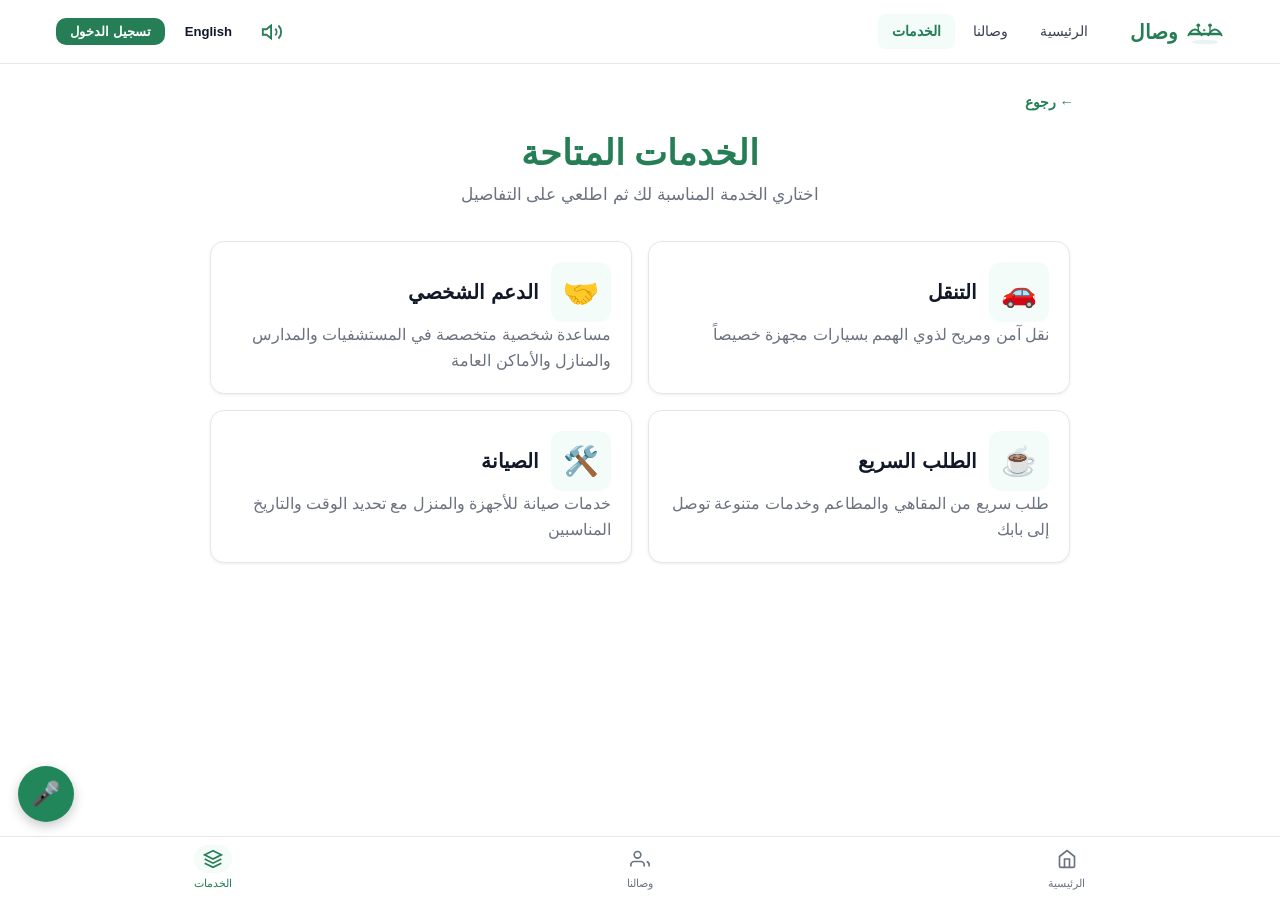
<file: services.html>
<!DOCTYPE html>
<html lang="ar" dir="rtl">
<head>
  <meta charset="UTF-8">
  <meta name="viewport" content="width=device-width, initial-scale=1.0">
  <title>وصال — الخدمات</title>
  <link rel="stylesheet" href="./css/style.css">
</head>
<body data-page="services">
  <div id="layout-header"></div>

  <main class="main-content">
    <div id="page-root"></div>
  </main>

  <div id="layout-bottom-nav"></div>

  <script src="./js/config.js"></script>
  <script src="./js/translations.js"></script>
  <script src="./js/api.js"></script>
  <script src="./js/layout.js"></script>

  <script>
    async function loadServices() {
      const root = document.getElementById("page-root");
      const cats = await API.getServices();

      root.innerHTML = `
        <button class="back-btn" onclick="history.back()">← رجوع</button>

        <div class="page-header">
          <h1>الخدمات المتاحة</h1>
          <p>اختاري الخدمة المناسبة لك ثم اطلعي على التفاصيل</p>
        </div>

        <div class="grid-2 fade-in" style="max-width:860px;margin:0 auto">
          ${cats.map(c => `
            <a href="./service-detail.html?id=${c.id}" class="card-link">
              <div class="card hover" style="height:100%">
                <div class="flex items-center gap-3 mb-3">
                  <div class="card-icon">${c.icon}</div>
                  <h2 class="text-xl font-bold">${c.nameAr}</h2>
                </div>
                <p class="text-muted">${c.descriptionAr}</p>
              </div>
            </a>
          `).join("")}
        </div>
      `;
    }

    window.addEventListener("DOMContentLoaded", loadServices);
  </script>
</body>
</html>
</file>
<file: css/style.css>
/* ── Reset & base ──────────────────────────────────────── */
*, *::before, *::after { box-sizing: border-box; margin: 0; padding: 0; }

:root {
  --primary:       hsl(153 55% 32%);
  --primary-hover: hsl(153 55% 26%);
  --primary-light: hsl(153 55% 90%);
  --primary-bg:    hsl(153 55% 97%);
  --primary-ring:  hsl(153 55% 55% / .4);

  --bg:            #ffffff;
  --fg:            #111827;
  --muted:         #6b7280;
  --border:        #e5e7eb;
  --card-bg:       #ffffff;
  --secondary-bg:  #f9fafb;
  --destructive:   #ef4444;
  --destructive-bg:#fef2f2;

  --radius:        10px;
  --radius-lg:     14px;
  --shadow-sm:     0 1px 3px rgba(0,0,0,.07);
  --shadow:        0 4px 12px rgba(0,0,0,.10);

  --header-h: 64px;
  --bnav-h:   64px;
}

html { font-size: 16px; scroll-behavior: smooth; }
body {
  font-family: -apple-system, "Segoe UI", Tahoma, Arial, sans-serif;
  background: var(--bg);
  color: var(--fg);
  line-height: 1.6;
  min-height: 100vh;
}

/* Typography */
h1 { font-size: 2.2rem; font-weight: 800; line-height: 1.2; }
h2 { font-size: 1.4rem; font-weight: 700; }
h3 { font-size: 1.1rem; font-weight: 600; }
a  { color: inherit; text-decoration: none; }
img { max-width: 100%; }

/* Header */
.site-header {
  position: fixed; top: 0; inset-inline: 0; z-index: 100;
  height: var(--header-h);
  background: rgba(255,255,255,.95);
  backdrop-filter: blur(8px);
  border-bottom: 1px solid var(--border);
}
.header-inner {
  max-width: 1200px; margin: 0 auto; padding: 0 16px;
  height: 100%; display: flex; align-items: center; gap: 12px;
}
.logo-link {
  display: flex; align-items: center; gap: 8px;
  color: var(--primary); font-weight: 800; font-size: 1.2rem;
  flex-shrink: 0;
}
.logo-text { font-size: 1.25rem; }

.desktop-nav {
  display: none; align-items: center; gap: 4px;
  margin-inline-start: 16px; flex: 1;
}
@media (min-width: 768px) { .desktop-nav { display: flex; } }

.nav-link {
  padding: 6px 14px; border-radius: 8px;
  font-size: .9rem; font-weight: 500; color: #374151;
  transition: background .15s, color .15s;
}
.nav-link:hover { background: var(--primary-bg); color: var(--primary); }
.nav-link.active { background: var(--primary-bg); color: var(--primary); font-weight: 700; }

.header-actions {
  display: flex; align-items: center; gap: 6px; margin-inline-start: auto;
}
.header-username {
  font-size: .85rem; font-weight: 500; color: var(--muted);
  display: none;
}
@media (min-width: 640px) { .header-username { display: inline; } }

/* Bottom nav */
.bottom-nav {
  position: fixed; bottom: 0; inset-inline: 0; z-index: 100;
  height: var(--bnav-h);
  background: rgba(255,255,255,.97);
  backdrop-filter: blur(8px);
  border-top: 1px solid var(--border);
  display: flex;
}
.bnav-item {
  flex: 1; display: flex; flex-direction: column;
  align-items: center; justify-content: center; gap: 2px;
  color: var(--muted); font-size: .7rem; font-weight: 500;
  transition: color .15s;
  padding: 6px 4px;
}
.bnav-item:hover  { color: var(--fg); }
.bnav-item.active { color: var(--primary); }
.bnav-icon {
  width: 38px; height: 28px;
  display: flex; align-items: center; justify-content: center;
  border-radius: 20px; transition: background .15s;
}
.bnav-item.active .bnav-icon { background: var(--primary-bg); }

/* Main content */
.main-content {
  max-width: 900px; margin: 0 auto;
  padding: calc(var(--header-h) + 24px) 16px calc(var(--bnav-h) + 24px);
  min-height: 100vh;
}
.main-wide { max-width: 1100px; }

/* Buttons */
.btn {
  display: inline-flex; align-items: center; justify-content: center; gap: 6px;
  padding: 10px 20px; border-radius: var(--radius);
  font-size: .9rem; font-weight: 600; cursor: pointer;
  transition: background .15s, color .15s, box-shadow .15s, opacity .15s;
  border: none; white-space: nowrap;
}
.btn:disabled { opacity: .55; cursor: not-allowed; }

.btn-primary   { background: var(--primary);   color: #fff; }
.btn-primary:hover:not(:disabled) { background: var(--primary-hover); }

.btn-outline   { background: transparent; border: 1.5px solid var(--border); color: var(--fg); }
.btn-outline:hover:not(:disabled) { border-color: var(--primary); color: var(--primary); }

.btn-ghost     { background: transparent; color: var(--fg); }
.btn-ghost:hover:not(:disabled) { background: var(--secondary-bg); }

.btn-danger    { background: transparent; border: 1.5px solid #fca5a5; color: var(--destructive); }
.btn-danger:hover:not(:disabled) { background: var(--destructive-bg); }

.btn-secondary { background: var(--secondary-bg); color: var(--fg); border: 1px solid var(--border); }
.btn-secondary:hover:not(:disabled) { background: #f3f4f6; }

.btn-sm  { padding: 6px 14px; font-size: .82rem; }
.btn-lg  { padding: 14px 32px; font-size: 1rem; border-radius: var(--radius-lg); }
.btn-full{ width: 100%; }

.icon-btn {
  display: flex; align-items: center; justify-content: center;
  width: 40px; height: 40px; border-radius: 50%;
  background: none; border: none; cursor: pointer;
  color: var(--muted); transition: background .15s, color .15s;
}
.icon-btn:hover  { background: var(--secondary-bg); color: var(--fg); }
.icon-btn.active { color: var(--primary); }
.lang-btn { font-size: .82rem; font-weight: 600; }

/* Cards */
.card {
  background: var(--card-bg); border: 1px solid var(--border);
  border-radius: var(--radius-lg); padding: 20px;
  box-shadow: var(--shadow-sm);
  transition: border-color .2s, box-shadow .2s;
}
.card-link:hover .card, .card.hover:hover {
  border-color: hsl(153 55% 60%); box-shadow: var(--shadow);
}
.card-link { display: block; cursor: pointer; }
.card-icon {
  width: 60px; height: 60px; border-radius: 12px;
  background: var(--primary-bg); display: flex;
  align-items: center; justify-content: center;
  font-size: 1.8rem; flex-shrink: 0;
  transition: transform .2s;
}
.card-link:hover .card-icon { transform: scale(1.08); }

/* Forms */
.form-group { display: flex; flex-direction: column; gap: 6px; }
label { font-size: .88rem; font-weight: 600; color: #374151; }
label .required { color: var(--destructive); margin-inline-start: 2px; }
label .optional { font-weight: 400; color: var(--muted); font-size: .78rem; }

.input {
  width: 100%; padding: 10px 14px; border-radius: var(--radius);
  border: 1.5px solid var(--border); font-size: .95rem;
  color: var(--fg); background: #fff;
  transition: border-color .15s, box-shadow .15s;
  font-family: inherit;
}
.input:focus {
  outline: none; border-color: var(--primary);
  box-shadow: 0 0 0 3px var(--primary-ring);
}
.input.error { border-color: var(--destructive); }
.input::placeholder { color: #9ca3af; }

textarea.input { resize: vertical; min-height: 90px; }

.field-hint { font-size: .78rem; color: var(--muted); margin-top: 2px; }
.field-hint.error { color: var(--destructive); }

.form-grid-2 { display: grid; grid-template-columns: 1fr 1fr; gap: 16px; }
@media (max-width: 560px) { .form-grid-2 { grid-template-columns: 1fr; } }

/* Status badge */
.badge {
  display: inline-flex; align-items: center;
  padding: 4px 12px; border-radius: 999px;
  font-size: .78rem; font-weight: 600; border: 1px solid;
}
.badge-pending   { background: #fef9c3; color: #854d0e; border-color: #fde68a; }
.badge-confirmed { background: #dcfce7; color: #166534; border-color: #86efac; }
.badge-cancelled { background: #fee2e2; color: #991b1b; border-color: #fca5a5; }
.badge-completed { background: #dbeafe; color: #1e40af; border-color: #93c5fd; }

/* Skeleton loader */
.skeleton {
  background: linear-gradient(90deg, #f3f4f6 25%, #e5e7eb 50%, #f3f4f6 75%);
  background-size: 200% 100%;
  animation: shimmer 1.4s infinite;
  border-radius: 8px;
}
@keyframes shimmer { 0%{background-position:200% 0} 100%{background-position:-200% 0} }

/* Toast */
#toast-container {
  position: fixed; bottom: calc(var(--bnav-h) + 12px);
  inset-inline-end: 16px; z-index: 9999;
  display: flex; flex-direction: column; gap: 8px; pointer-events: none;
}
.toast {
  background: var(--fg); color: #fff;
  padding: 12px 18px; border-radius: var(--radius);
  font-size: .88rem; box-shadow: var(--shadow);
  animation: toast-in .25s ease; pointer-events: all; max-width: 300px;
}
.toast.error { background: var(--destructive); }
@keyframes toast-in { from{opacity:0;transform:translateY(8px)} to{opacity:1;transform:none} }

/* Utility */
.text-center  { text-align: center; }
.text-primary { color: var(--primary); }
.text-muted   { color: var(--muted); }
.text-sm      { font-size: .85rem; }
.text-xs      { font-size: .75rem; }
.text-lg      { font-size: 1.1rem; }
.text-xl      { font-size: 1.25rem; }
.text-2xl     { font-size: 1.5rem; }
.font-bold    { font-weight: 700; }
.font-semibold{ font-weight: 600; }
.mt-1{margin-top:4px} .mt-2{margin-top:8px} .mt-3{margin-top:12px}
.mt-4{margin-top:16px} .mt-6{margin-top:24px} .mt-8{margin-top:32px}
.mb-1{margin-bottom:4px} .mb-2{margin-bottom:8px} .mb-4{margin-bottom:16px}
.mb-6{margin-bottom:24px} .mb-8{margin-bottom:32px}
.gap-2{gap:8px} .gap-3{gap:12px} .gap-4{gap:16px}
.flex { display:flex } .flex-col{flex-direction:column}
.items-center{align-items:center} .justify-between{justify-content:space-between}
.flex-1{flex:1} .flex-wrap{flex-wrap:wrap}
.grid-2 { display:grid; grid-template-columns:1fr 1fr; gap:16px; }
.grid-3 { display:grid; grid-template-columns:repeat(3,1fr); gap:20px; }
.grid-4 { display:grid; grid-template-columns:repeat(4,1fr); gap:12px; }
@media(max-width:768px){.grid-3,.grid-4{grid-template-columns:1fr 1fr;}}
@media(max-width:480px){.grid-3{grid-template-columns:1fr;}}
.hidden{display:none}
.w-full{width:100%} .h-full{height:100%}
.space-y-4>*+*{margin-top:16px} .space-y-6>*+*{margin-top:24px}
.rounded{border-radius:var(--radius)} .rounded-lg{border-radius:var(--radius-lg)}

/* Home */
.home-hero {
  min-height: calc(100vh - var(--header-h) - var(--bnav-h) - 48px);
  display: flex; flex-direction: column;
  align-items: center; justify-content: center;
  text-align: center; gap: 24px;
  animation: fade-up .5s ease both;
}
.home-title { font-size: 5rem; font-weight: 900; color: var(--primary); line-height: 1; }
@media(max-width:480px){ .home-title{font-size:3.5rem;} }
.home-tagline { font-size: 1.2rem; color: var(--muted); max-width: 500px; line-height: 1.7; }

/* Auth */
.auth-wrap {
  max-width: 440px; margin: 0 auto;
  display: flex; flex-direction: column; gap: 20px;
}
.auth-card { padding: 32px; }

/* Disability / Service grid */
.page-header { margin-bottom: 32px; text-align: center; }
.page-header h1 { color: var(--primary); margin-bottom: 8px; }
.page-header p  { color: var(--muted); font-size: 1.05rem; }
.feature-grid { display:flex; flex-wrap:wrap; gap:20px; justify-content:center; }
.feature-item {
  display:flex; flex-direction:column; align-items:center; gap:8px;
  min-width: 80px;
}
.feature-icon {
  width:56px; height:56px; border-radius:16px;
  background:var(--primary-bg); display:flex;
  align-items:center; justify-content:center; font-size:1.6rem;
}

/* Service option card */
.option-card {
  display: flex; flex-direction: column;
  border: 1px solid var(--border); border-radius: var(--radius-lg);
  overflow: hidden; box-shadow: var(--shadow-sm);
}
@media(min-width:640px){
  .option-card { flex-direction: row; }
  .option-price-col { width: 220px; }
}
.option-body   { flex: 1; padding: 20px; }
.option-price-col {
  padding: 20px; background: var(--secondary-bg);
  border-top: 1px solid var(--border);
  display: flex; flex-direction: column;
  justify-content: space-between; align-items: flex-start; gap: 12px;
}
@media(min-width:640px){
  .option-price-col {
    border-top: none; border-inline-start: 1px solid var(--border);
    align-items: flex-end;
  }
}
.price-big { font-size: 2rem; font-weight: 800; line-height: 1; }

/* Invoice */
.invoice-box  { border: 1px solid var(--border); border-radius: var(--radius-lg); overflow: hidden; }
.invoice-head { background: var(--primary-bg); padding: 20px 24px; border-bottom: 1px solid var(--border); }
.invoice-body { padding: 4px 24px; }
.invoice-foot { background: var(--secondary-bg); padding: 12px 24px; border-top: 1px solid var(--border); }
.row { display:flex; justify-content:space-between; align-items:start;
       gap:12px; padding:12px 0; border-bottom:1px solid #f3f4f6; }
.row:last-child { border-bottom:none; }
.row-label { color:var(--muted); }
.row-value { font-weight:600; text-align:end; }
.total-row {
  display:flex; justify-content:space-between; align-items:center;
  padding: 16px 0 8px;
}

/* Back button */
.back-btn {
  display: inline-flex; align-items: center; gap: 6px;
  font-size: .9rem; font-weight: 600; color: var(--primary);
  background: none; border: none; cursor: pointer;
  padding: 6px 0; margin-bottom: 16px;
  transition: opacity .15s;
}
.back-btn:hover { opacity: .7; }

/* Payment method toggle */
.pay-methods { display:grid; grid-template-columns:1fr 1fr; gap:12px; }
.pay-method {
  display:flex; flex-direction:column; align-items:center; justify-content:center;
  gap:8px; padding:20px 12px; border-radius: var(--radius-lg);
  border: 2px solid var(--border); cursor:pointer;
  transition: border-color .15s, background .15s;
  font-size:.9rem; font-weight:600; position:relative;
}
.pay-method:hover { border-color:hsl(153 55% 60%); }
.pay-method.selected { border-color: var(--primary); background: var(--primary-bg); color: var(--primary); }
.pay-method-apple {
  background: #000; color: #fff; border-color: #000;
  font-size:1.4rem; font-weight:700;
}
.pay-method-apple.selected { border-color: var(--primary); }
.pay-check {
  position:absolute; top:8px; inset-inline-end:8px;
  width:18px; height:18px; border-radius:50%;
  background: var(--primary); color:#fff;
  display:flex; align-items:center; justify-content:center;
  font-size:.7rem;
}
.card-fields { padding-top:16px; border-top:1px solid var(--border); margin-top:8px; }

/* Orders */
.stat-grid { display:grid; grid-template-columns:1fr 1fr; gap:12px; }
@media(min-width:600px){ .stat-grid{grid-template-columns:repeat(4,1fr);} }
.stat-card { background:var(--secondary-bg); border-radius:var(--radius-lg); padding:16px; text-align:center; }
.stat-value { font-size:1.75rem; font-weight:800; color:var(--primary); }
.stat-label { font-size:.75rem; color:var(--muted); margin-top:4px; }

.order-card { margin-bottom:12px; }
.order-header { display:flex; justify-content:space-between; align-items:start; flex-wrap:wrap; gap:8px; }
.order-num  { font-size:.78rem; color:var(--muted); margin-bottom:4px; }
.order-footer { display:flex; justify-content:space-between; align-items:center; margin-top:12px; }

/* Empty state */
.empty-state { text-align:center; padding:60px 20px; }
.empty-icon { font-size:3rem; margin-bottom:16px; color:var(--muted); opacity:.5; }

/* Confirmed banner */
.confirmed-banner {
  display:flex; align-items:center; gap:12px;
  background:#f0fdf4; border:1px solid #86efac;
  border-radius:var(--radius-lg); padding:16px 20px; margin-bottom:20px;
}
.confirmed-icon { font-size:1.5rem; }
.confirmed-title { font-weight:700; color:#166534; }
.confirmed-date  { font-size:.82rem; color:#15803d; }

/* Accessibility tools */
.tool-card {
  display:flex; align-items:center; gap:12px;
  padding:14px 16px; border-radius:var(--radius-lg);
  background:var(--primary-bg); border:1px solid hsl(153 55% 80%);
}
.tool-icon { color:var(--primary); flex-shrink:0; }
.zoom-controls { display:flex; align-items:center; gap:10px; margin-inline-start:auto; }
.zoom-btn {
  width:36px; height:36px; border-radius:8px;
  border:1.5px solid var(--border); background:#fff;
  font-weight:700; font-size:.9rem; cursor:pointer;
  display:flex; align-items:center; justify-content:center;
  transition:border-color .15s;
}
.zoom-btn:hover:not(:disabled) { border-color:var(--primary); color:var(--primary); }
.zoom-btn:disabled { opacity:.4; cursor:not-allowed; }
.zoom-value { font-size:.82rem; color:var(--muted); min-width:38px; text-align:center; font-family:monospace; }

/* Animations */
@keyframes fade-up { from{opacity:0;transform:translateY(18px)} to{opacity:1;transform:none} }
.fade-in { animation: fade-up .4s ease both; }

/* Print */
@media print {
  .site-header, .bottom-nav, .no-print { display:none !important; }
  .main-content { padding-top:0; }
}
</file>
